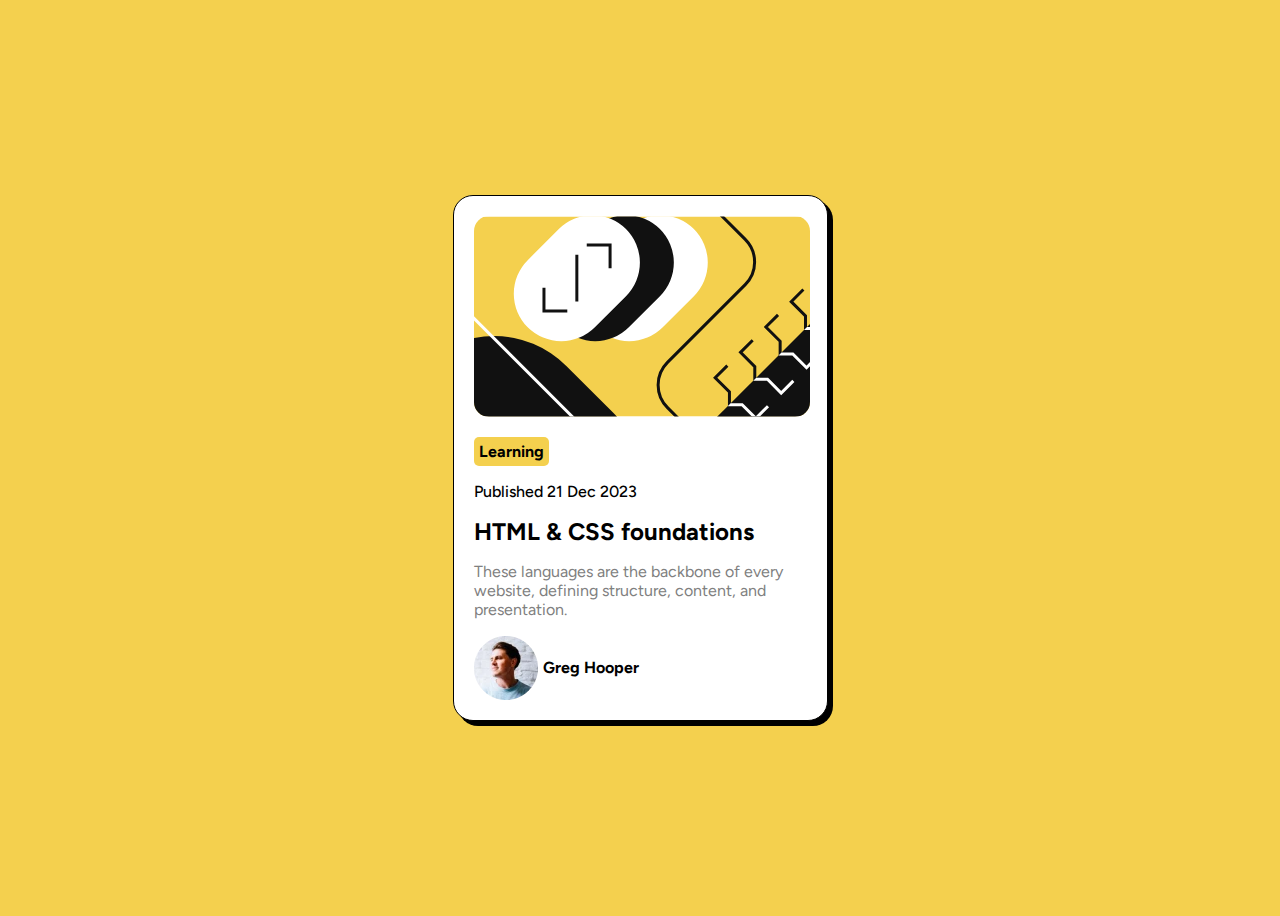
<file: blog-preview-card-main/index.html>
<!DOCTYPE html>
<html lang="en">
<head>
  <meta charset="UTF-8">
  <meta name="viewport" content="width=device-width, initial-scale=1.0"> <!-- displays site properly based on user's device -->

  <link rel="icon" type="image/png" sizes="32x32" href="./assets/images/favicon-32x32.png">
  
  <title>Frontend Mentor | Blog preview card</title>
  <link rel="stylesheet" href="style.css">

  <!-- Feel free to remove these styles or customise in your own stylesheet 👍 -->
 
</head>
<body>

  <div class="main">
    <img class="image1" src="./assets/images/illustration-article.svg" alt="illustration">
    <p class="learning"><strong>Learning</strong></p>

    <p class="p1">Published 21 Dec 2023</p>
    <h1 class="heading">HTML & CSS foundations</h1>

    <p class="para">These languages are the backbone of every website, defining structure, content, and presentation.</p>

    <div class="avatar">
      <img src="./assets/images/image-avatar.webp" alt="avatar"><span><strong>Greg Hooper</strong></span>
    </div>
  </div>
  
  
</body>
</html>
</file>
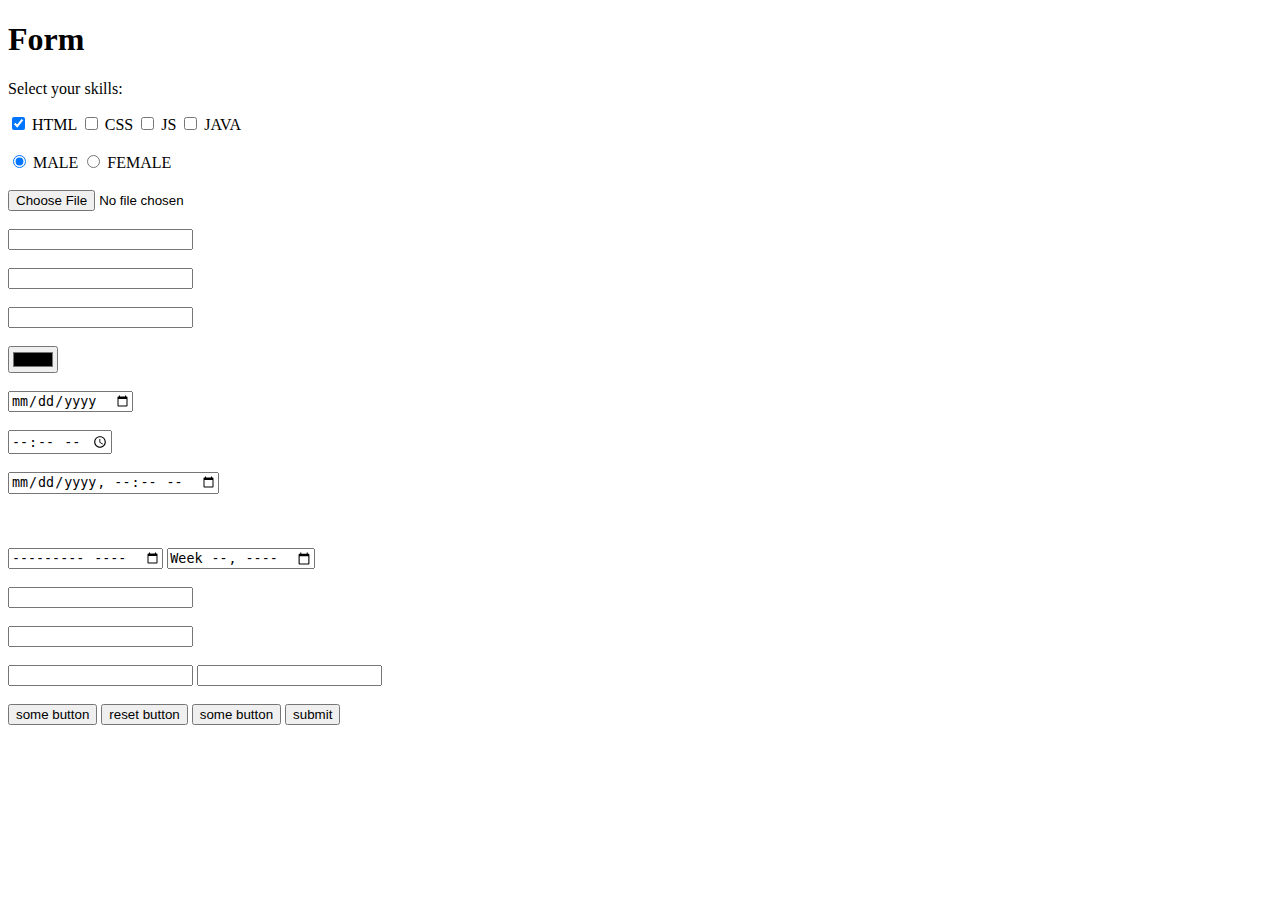
<file: form-input/index.html>
<!DOCTYPE html>
<html lang="en">
<head>
    <meta charset="UTF-8">
    <meta name="viewport" content="width=device-width, initial-scale=1.0">
    <title>Form Inputs</title>
</head>
<body>
    <h1>Form</h1>
    <form action="index.js">

     <!-- checkboxes  -->
      <!-- check boxes are used to select multiple values-->
      <p>Select your skills:</p>
      <input type="checkbox" name="skill" id="html" checked>
      <label for="html">HTML</label>
       <input type="checkbox" name="skill" id="css">
      <label for="css">CSS</label>
      <input type="checkbox" name="skill" id="js">
      <label for="js">JS</label>
       <input type="checkbox" name="skill" id="java">
      <label for="java">JAVA</label><br><br>
      <!-- radio buttons are used to select only one option-->
   
       <input type="radio" name="gender" id="male" checked>
       <label for="male">MALE</label>
       <input type="radio" name="gender" id="female">
       <label for="female">FEMALE</label><br><br>
        <input type="file" name="" id=""><br><br>
     <input type="text"><br><br>
     <input type="email"><br><br>
     <input type="password"><br><br>
     <input type="color"><br><br>
     <input type="date" name="" id=""><br><br>
     <input type="time"><br><br>
     <input type="datetime-local"><br><br><br><br>
     <input type="month" name="" id="">
     <input type="week" name="" id=""><br><br>
     <input type="tel" name="" id=""><br><br>
     <input type="number" name="" id=""><br><br>
     <input type="url" name="" id="">
     <input type="search" name="" id=""><br><br>
     <input type="submit" value="some button">
     <input type="reset" value="reset button">
     <button>some button</button>
     <button type="submit">submit</button>
    </form>












</body>
</file>
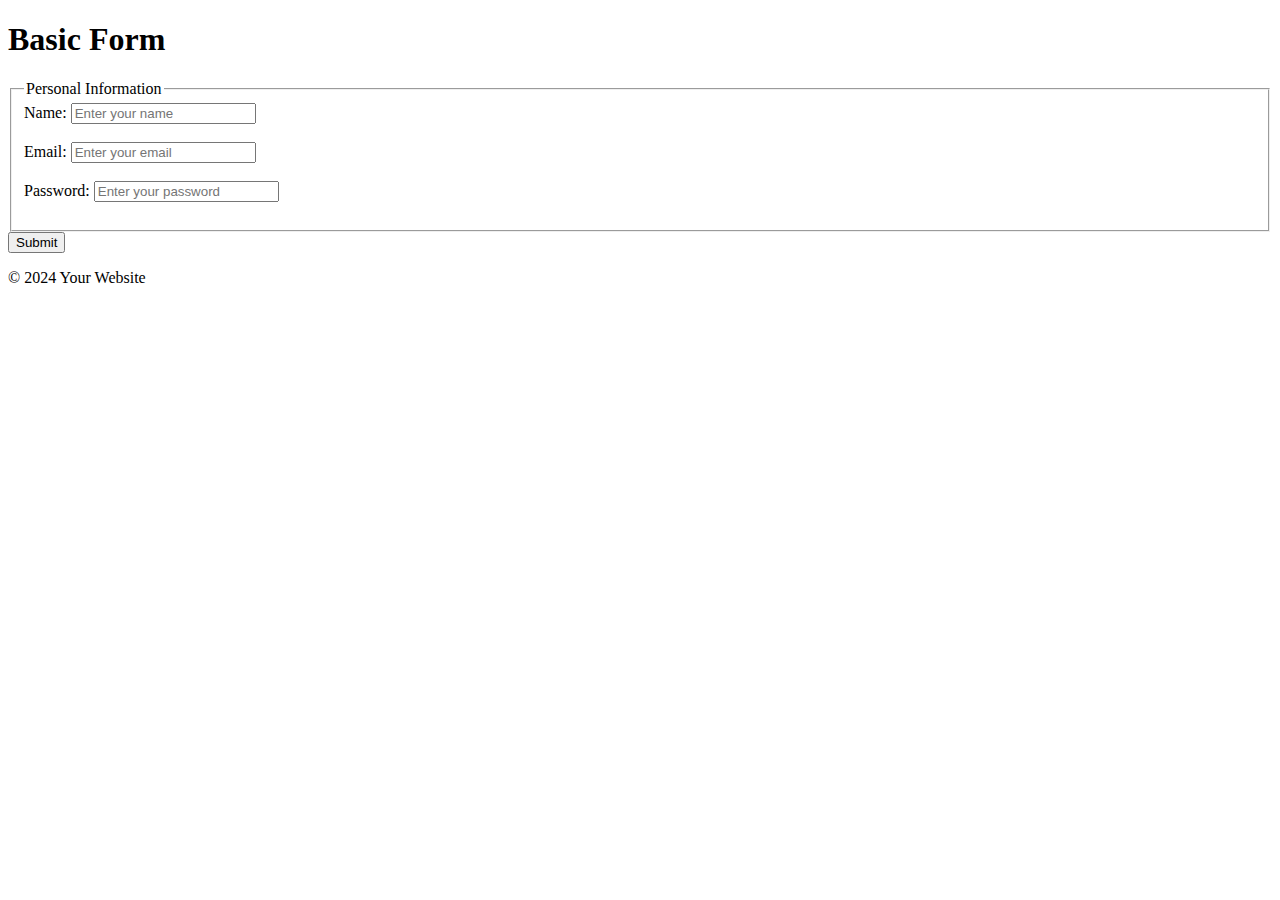
<file: Form/index.html>
<!DOCTYPE html>
<html lang="en">
<head>
    <meta charset="UTF-8">
    <meta name="viewport" content="width=device-width, initial-scale=1.0">
    <meta name="description" content="Basic form example for collecting user information.">
    <title>Basic Form</title>
</head>
<body>
    <header>
        <h1>Basic Form</h1>
    </header>
    <main>
        <section>
            <form action="submit.php" method="post">
                <fieldset>
                    <legend>Personal Information</legend>
                    <label for="nm">Name:</label>
                    <input id="nm" type="text" name="fname" placeholder="Enter your name" required><br><br>
                    <label for="em">Email:</label>
                    <input type="email" id="em" name="email" placeholder="Enter your email" required><br><br>
                    <label for="pwd">Password:</label>
                    <input type="password" id="pwd" name="password" placeholder="Enter your password" required><br><br>
                </fieldset>
                <button type="submit">Submit</button>
            </form>
        </section>
    </main>
    <footer>
        <p>&copy; 2024 Your Website</p>
    </footer>
</body>
</html>
</file>
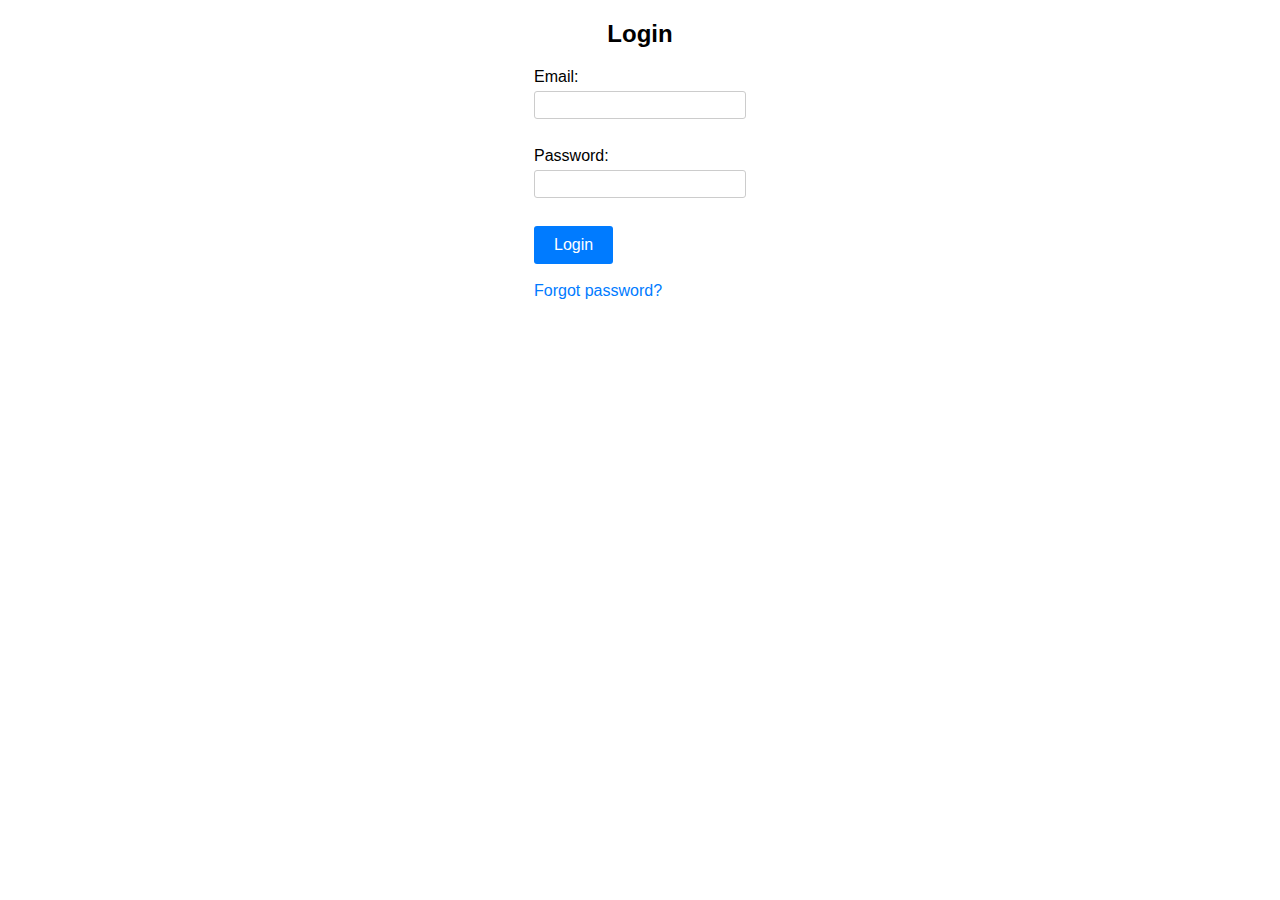
<file: login/index.html>
<!DOCTYPE html>
<html lang="en">
<head>
    <meta charset="UTF-8">
    <meta name="viewport" content="width=device-width, initial-scale=1.0">
    <title>Login</title>
    <style>
        body {
            text-align: center;
            margin: 20px;
            font-family: Arial, sans-serif;
        }
        form {
            display: inline-block;
            text-align: left;
        }
        label {
            display: block;
            margin-bottom: 5px;
        }
        input[type="email"],
        input[type="password"] {
            width: 200px;
            padding: 5px;
            margin-bottom: 10px;
            border: 1px solid #ccc;
            border-radius: 3px;
            font-size: 14px;
        }
        button[type="submit"] {
            padding: 10px 20px;
            font-size: 16px;
            cursor: pointer;
            background-color: #007bff;
            color: #fff;
            border: none;
            border-radius: 3px;
        }
        button[type="submit"]:hover {
            background-color: #0056b3;
        }
        a {
            text-decoration: none;
            color: #007bff;
        }
        a:hover {
            text-decoration: underline;
        }
    </style>
</head>
<body>
    <h2>Login</h2>
    <form action="main.java" method="POST">
        <label for="email">Email:</label>
        <input type="email" id="email" name="email" required><br><br>
        <label for="password">Password:</label>
        <input type="password" id="password" name="password" required><br><br>
        <button type="submit">Login</button><br><br>
        <a href="forgot-password.html">Forgot password?</a>
    </form>

</body>
</html>
</file>
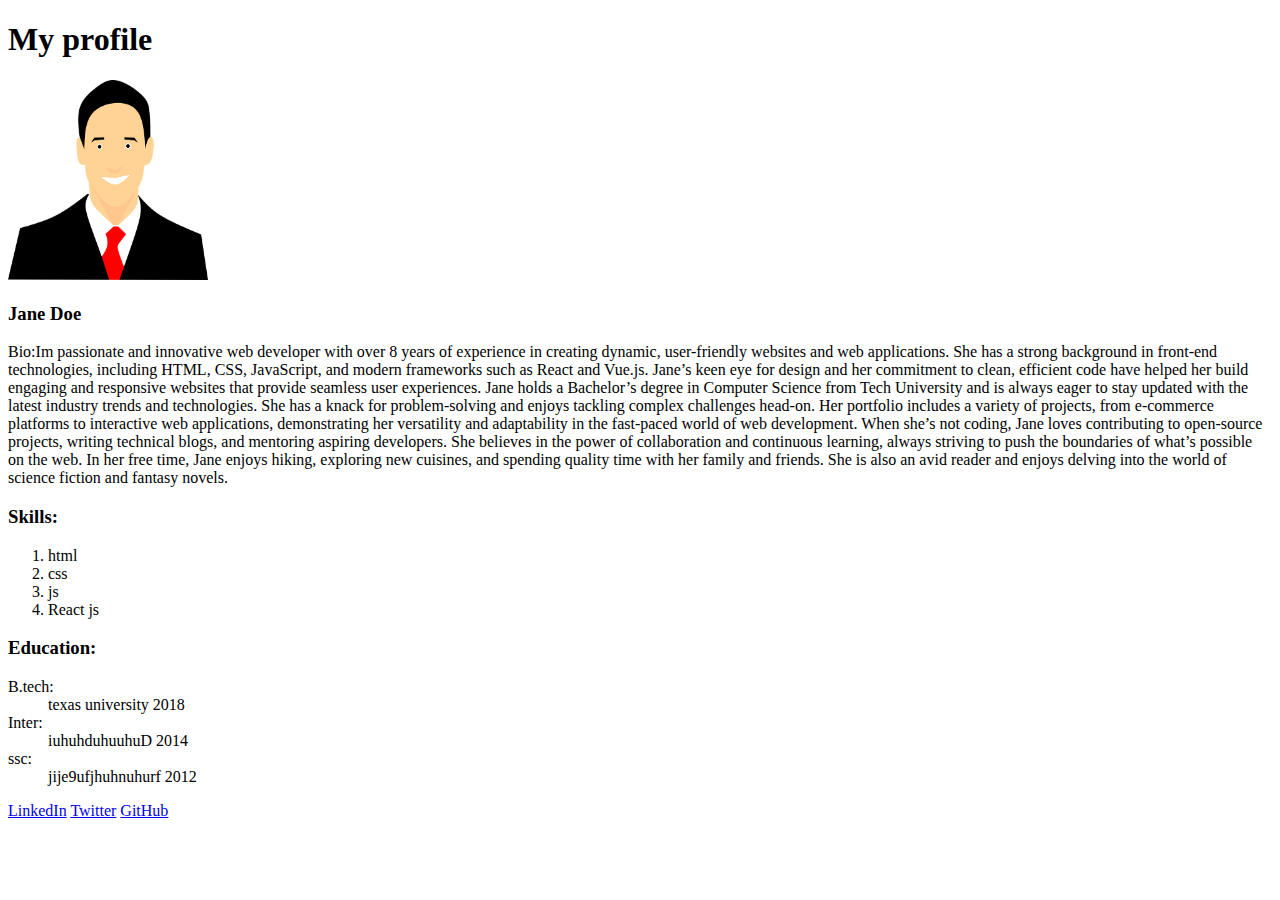
<file: profile/index.html>
<!DOCTYPE html>
<html lang="en">
<head>
    <meta charset="UTF-8">
    <meta name="viewport" content="width=device-width, initial-scale=1.0">
    <title>Profile Page</title>
</head>
<body>
    <h1>My profile</h1>
    <img src="./avatar-3637425_640.webp" alt="profile" Height="200" width="200">
    <h3>Jane Doe </h3>
            <p>Bio:Im passionate and innovative web developer with over 8 years of experience in creating dynamic, user-friendly websites and web applications. She has a strong background in front-end technologies, including HTML, CSS, JavaScript, and modern frameworks such as React and Vue.js. Jane’s keen eye for design and her commitment to clean, efficient code have helped her build engaging and responsive websites that provide seamless user experiences.
                Jane holds a Bachelor’s degree in Computer Science from Tech University and is always eager to stay updated with the latest industry trends and technologies. She has a knack for problem-solving and enjoys tackling complex challenges head-on. Her portfolio includes a variety of projects, from e-commerce platforms to interactive web applications, demonstrating her versatility and adaptability in the fast-paced world of web development. 
                When she’s not coding, Jane loves contributing to open-source projects, writing technical blogs, and mentoring aspiring developers. She believes in the power of collaboration and continuous learning, always striving to push the boundaries of what’s possible on the web.
                In her free time, Jane enjoys hiking, exploring new cuisines, and spending quality time with her family and friends. She is also an avid reader and enjoys delving into the world of science fiction and fantasy novels.</p>
        <h3>Skills:</h3>
        <ol>
            <li>html</li>
            <li>css</li>
            <li>js</li>
            <li>React js</li>
        </ol>
        <h3>Education:</h3>
        <dl>
            <dt>B.tech:</dt>
            <dd>texas university  2018</dd>
            <dt>Inter:</dt>
            <dd>iuhuhduhuuhuD 2014</dd>
            <dt>ssc:</dt>
            <dd>jije9ufjhuhnuhurf 2012</dd>
        </dl>
        <a href="https://www.linkedin.com/in/johndoe" target="_blank">LinkedIn</a>
        <a href="https://twitter.com/johndoe" target="_blank">Twitter</a>
        <a href="https://github.com/johndoe" target="_blank">GitHub</a>
</body>
</html>
</file>
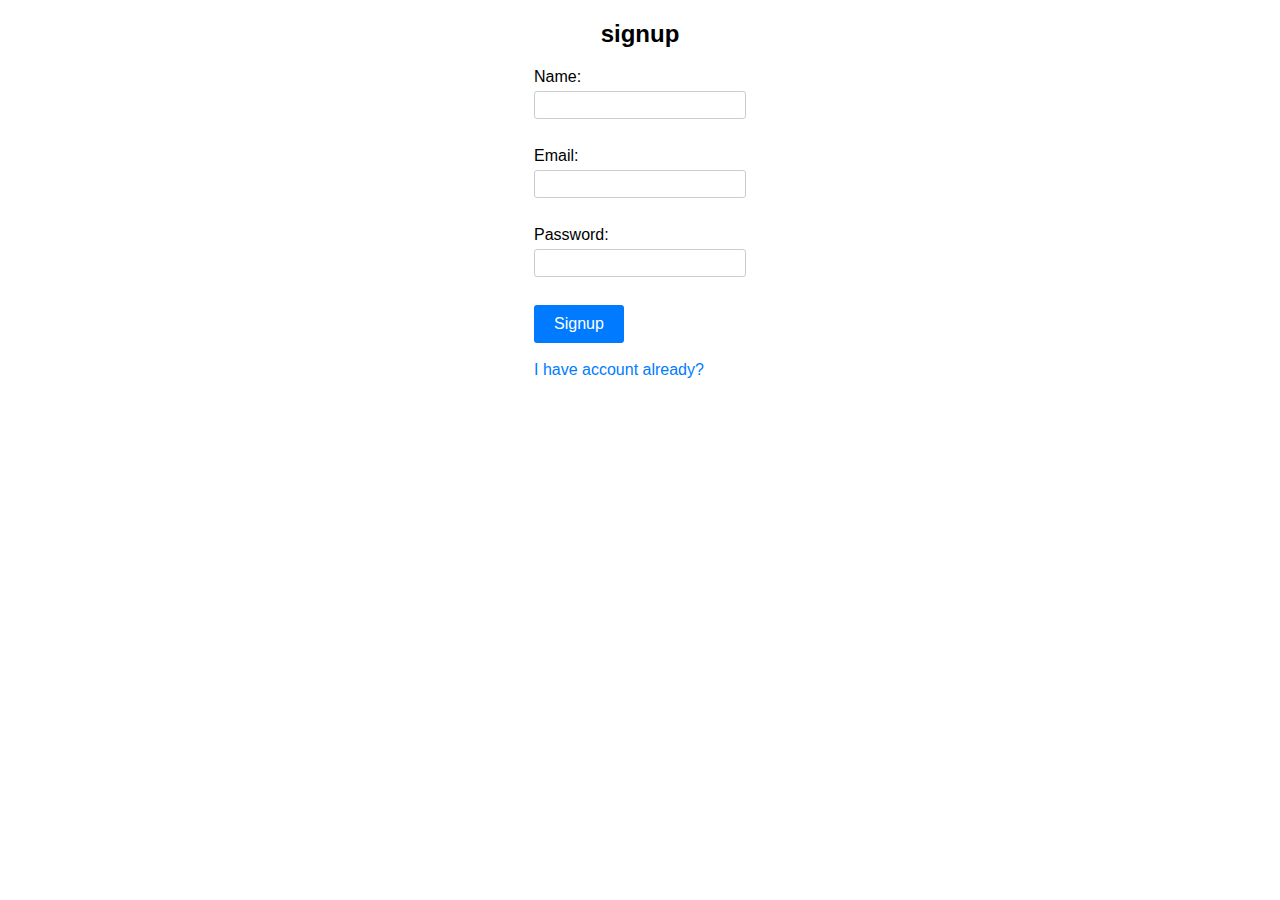
<file: signup/index.html>
<!DOCTYPE html>
<html lang="en">
<head>
    <meta charset="UTF-8">
    <meta name="viewport" content="width=device-width, initial-scale=1.0">
    <title>Signup</title>
    <style>
        body {
            text-align: center;
            margin: 20px;
            font-family: Arial, sans-serif;
        }
        form {
            display: inline-block;
            text-align: left;
        }
        label {
            display: block;
            margin-bottom: 5px;
        }
        input[type="Name"],
        input[type="email"], 
        input[type="password"] {
            width: 200px;
            padding: 5px;
            margin-bottom: 10px;
            border: 1px solid #ccc;
            border-radius: 3px;
            font-size: 14px;
        }
        button[type="submit"] {
            padding: 10px 20px;
            font-size: 16px;
            cursor: pointer;
            background-color: #007bff;
            color: #fff;
            border: none;
            border-radius: 3px;
        }
        button[type="submit"]:hover {
            background-color: #0056b3;
        }
        a {
            text-decoration: none;
            color: #007bff;
        }
        a:hover {
            text-decoration: underline;
        }
    </style>
</head>
<body>
    <h2>signup</h2>
    <form action="main.java" method="POST">
        <label for="name">Name:</label>
        <input type="name" id="nm" name="Name" required><br><br>
        <label for="email">Email:</label>
        <input type="email" id="email" name="email" required><br><br>
        <label for="password">Password:</label>
        <input type="password" id="password" name="password" required><br><br>
        <button type="submit">Signup</button><br><br>
        <a href="I have account already?">I have account already?</a>
    </form>
</body>
</html>
</file>
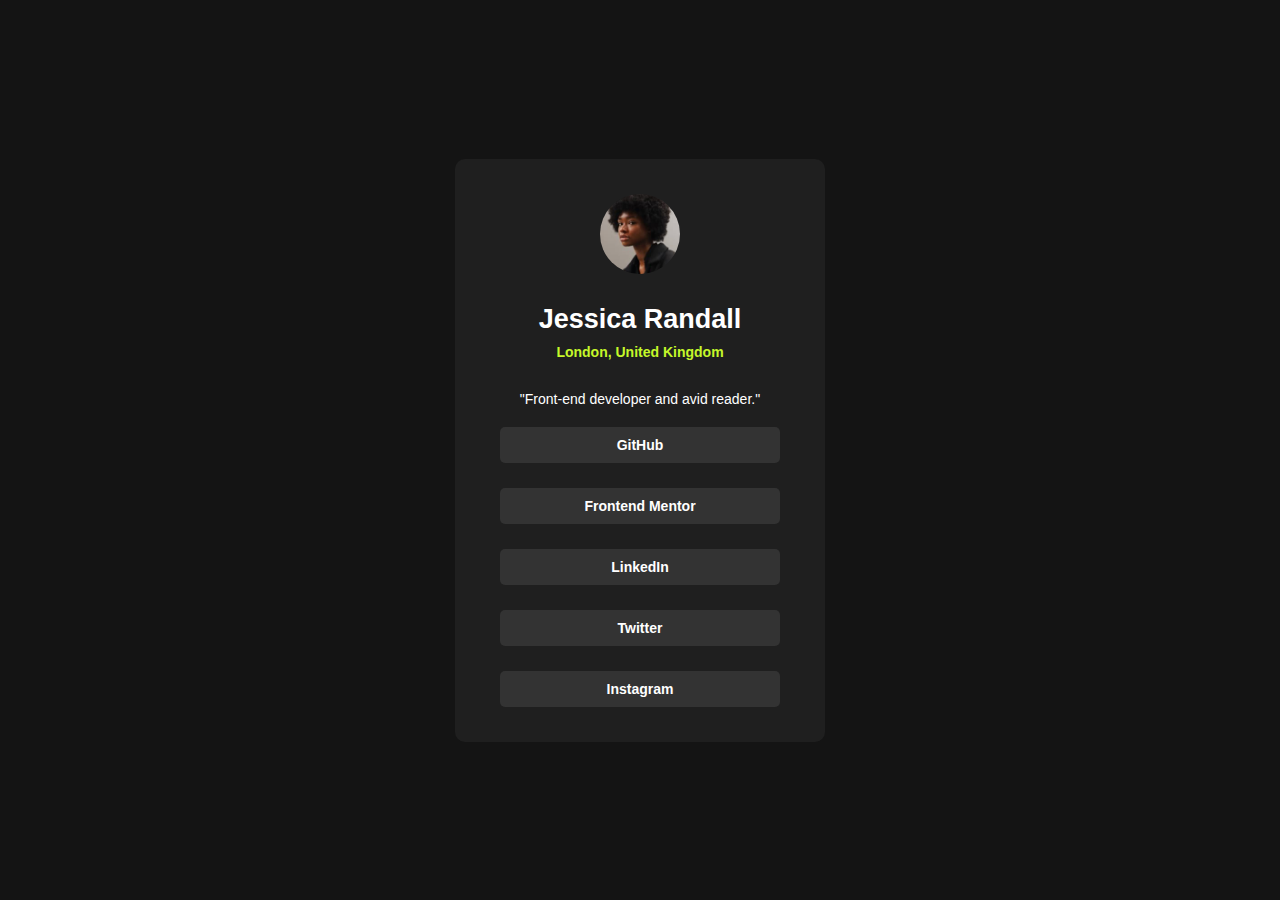
<file: social-links-profile-main/index.html>
<!DOCTYPE html>
<html lang="en">

<head>
  <meta charset="UTF-8">
  <meta name="viewport" content="width=device-width, initial-scale=1.0">

  <link rel="icon" type="image/png" sizes="32x32" href="./assets/images/favicon-32x32.png">

  <title>Frontend Mentor | Social links profile</title>
  <link rel="stylesheet" href="style.css">
  <!-- <link rel="icon" href="./assets/images/favicon-32x32.png" type="image/png">
  <link rel="preconnect" href="https://fonts.googleapis.com">
<link rel="preconnect" href="https://fonts.gstatic.com" crossorigin> -->
<!-- <link href="https://fonts.googleapis.com/css2?family=Inter:wght@100..900&display=swap" rel="stylesheet"> -->
</head>

<body>
  <div class="social-profile-card">
    <div class="pro-pic">
      <img src="./assets/images/avatar-jessica.jpeg" alt="profile picture">
    </div>
    <p class="name">Jessica Randall</p>
    <p class="address">London, United Kingdom</p>
    <p class="about">"Front-end developer and avid reader."</p>
    <div class="social-links">
      <a class="btn-links" href="#">GitHub</a>
      <a class="btn-links"href="#">Frontend Mentor</a>
      <a class="btn-links" href="#">LinkedIn</a>
      <a class="btn-links" href="#">Twitter</a>
      <a class="btn-links" href="#">Instagram</a>
    </div>
  </div>
</body>

</html>
</file>
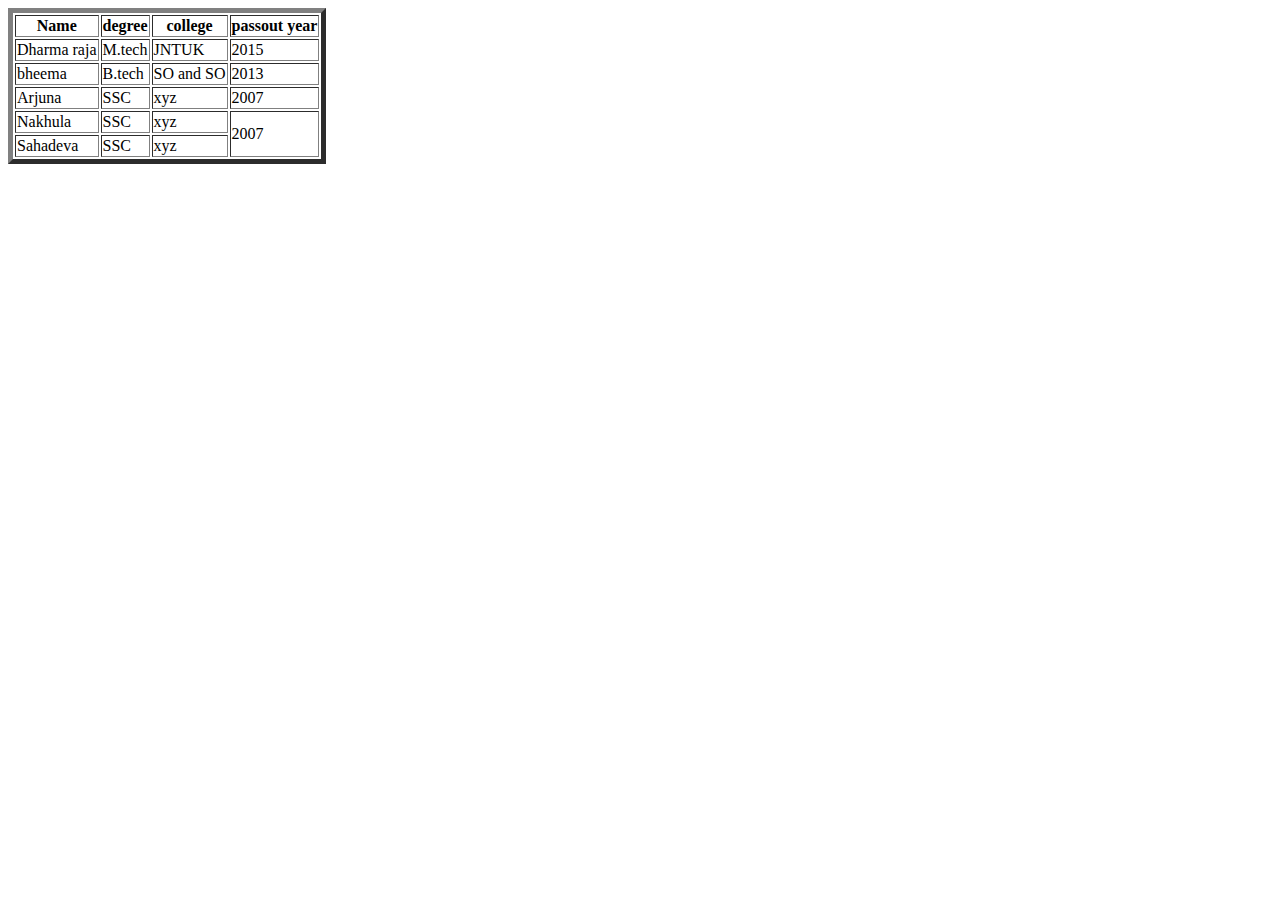
<file: table/index.html>
<!DOCTYPE html>
<html lang="en">

    <head>
        <meta charset="UTF-8">
        <meta name="viewport" content="width=device-width, initial-scale=1.0">
        <title>Semantic-Elements</title>
    </head>

    <body>
        <table border="5">
            <tr>
                <th>Name</th>
                <th>degree</th>
                <th>college</th>
                <th>passout year</th>
            </tr>
            <tr>
                <td>Dharma raja</td>
                <td>M.tech</td>
                <td>JNTUK</td>
                <td>2015</td>
            </tr>
            <tr>
                <td>bheema</td>
                <td>B.tech</td>
                <td>SO and SO</td>
                <td>2013</td>
            </tr>
            <tr>
                <td>Arjuna</td>
                <td>SSC</td>
                <td>xyz</td>
                <td>2007</td>
                
            </tr>
            <tr>
                <td>Nakhula</td>
                <td>SSC</td>
                <td>xyz</td>
                <td rowspan="2">2007</td>
            </tr>
            <tr>
                <td>Sahadeva</td>
                <td>SSC</td>
                <td>xyz</td>
            </tr>
        </table>       
    </body>

</html>










</body>
</html>
</file>
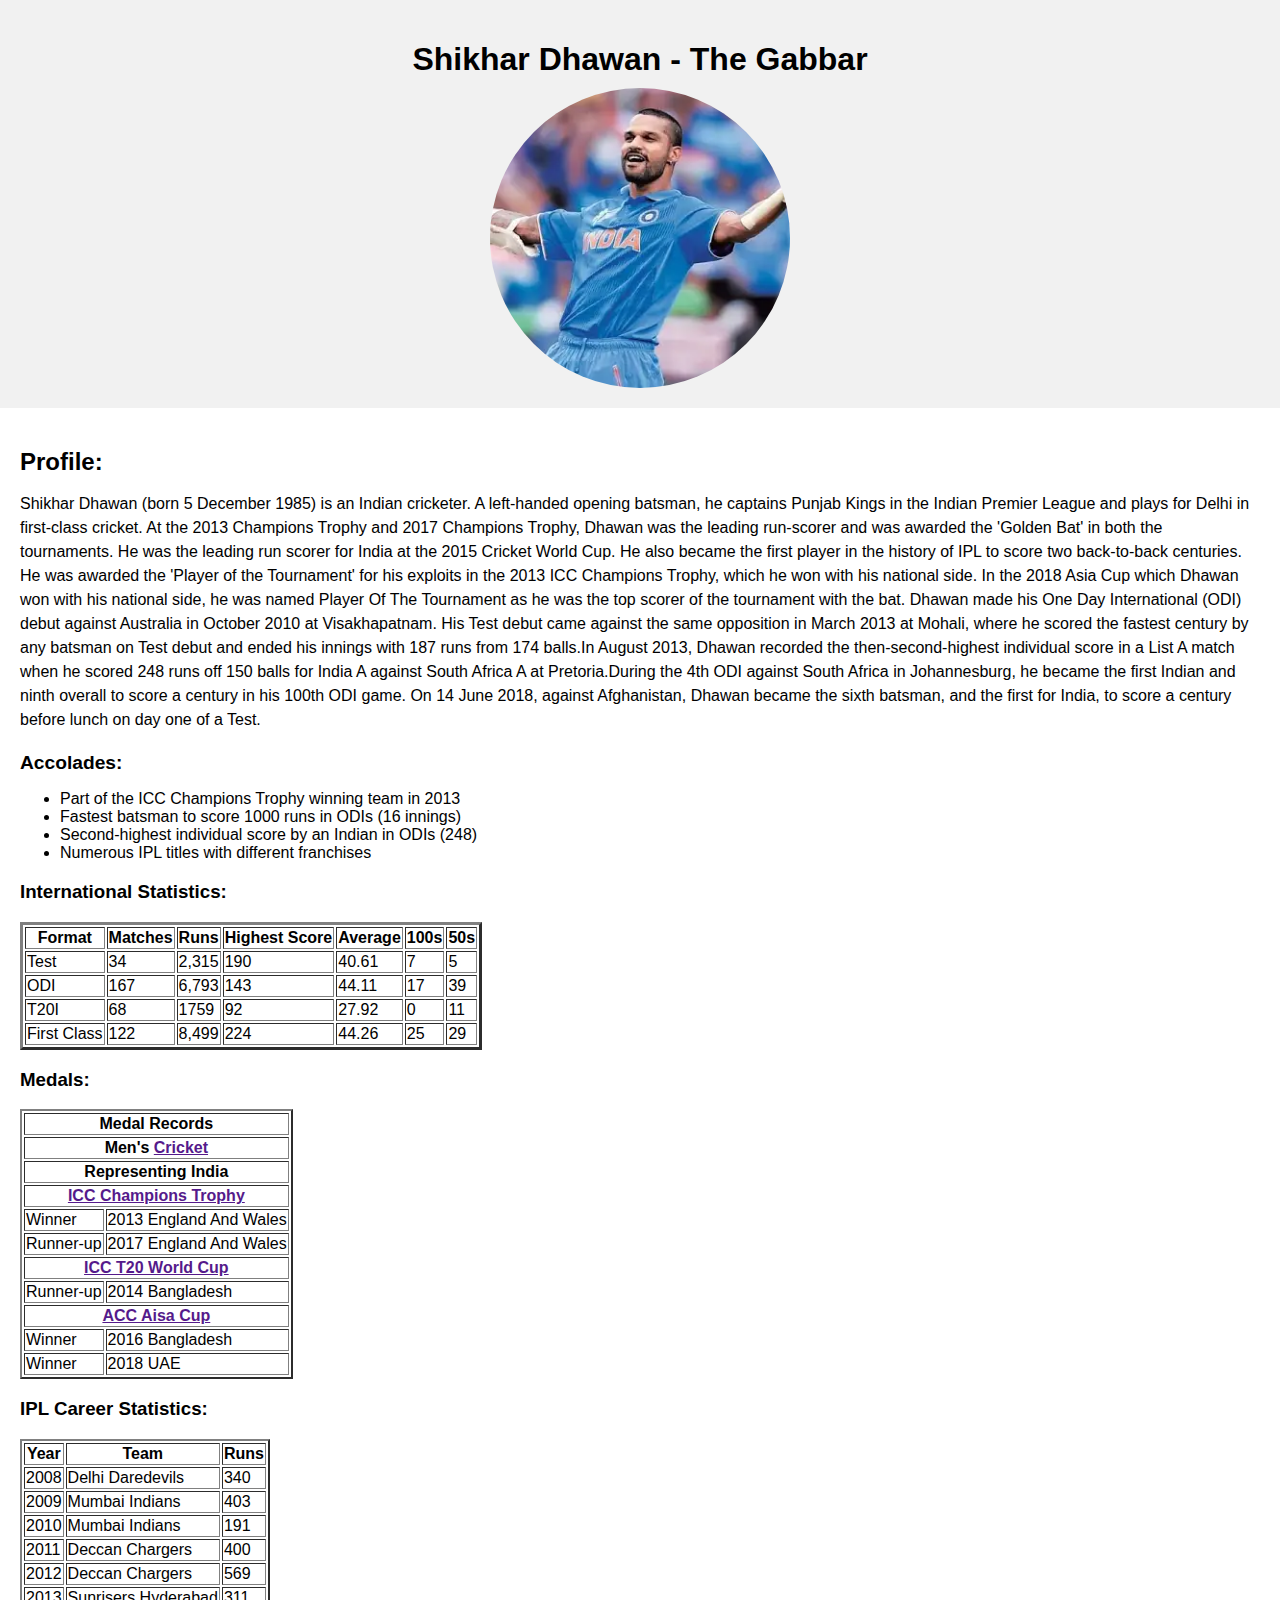
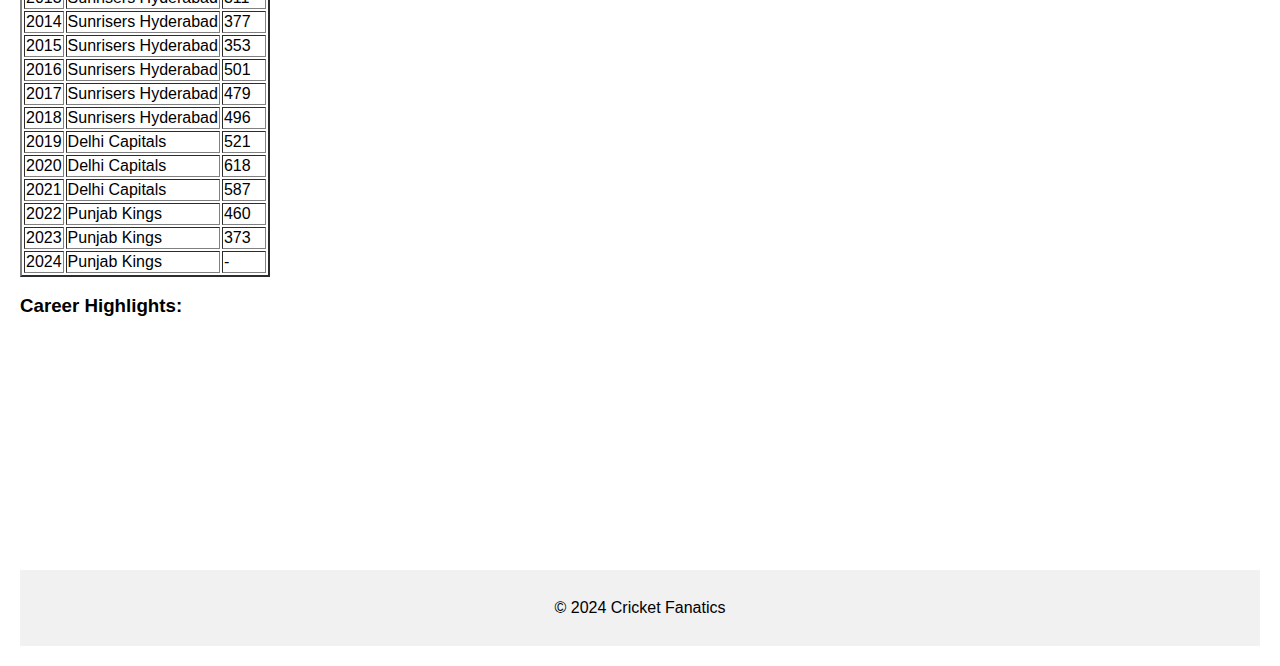
<file: Tributepage/index.html>
<!DOCTYPE html>
<html lang="en">
<head>
  <meta charset="UTF-8">
  <meta name="viewport" content="width=device-width, initial-scale=1.0">
  <title>Shikhar Dhawan - The Gabbar</title>
  <link rel="shortcut icon" href="https://encrypted-tbn0.gstatic.com/images?q=tbn:ANd9GcQ2E2EN3V8l30irXRCXuI43a4lKDwRuyrN33g&s" type="image/x-icon">
  <link rel="stylesheet" href="style.css">
</head>
<body>
  <header>
    <h1>Shikhar Dhawan - The Gabbar</h1>
    <img src="[data-uri]" alt="Shikhar Dhawan playing cricket">
  </header>
  <main>
    <h2>Profile:</h2>
    <p>Shikhar Dhawan (born 5 December 1985) is an Indian cricketer. A left-handed opening batsman, he captains Punjab Kings in the Indian Premier League and plays for Delhi in first-class cricket. At the 2013 Champions Trophy and 2017 Champions Trophy, Dhawan was the leading run-scorer and was awarded the 'Golden Bat' in both the tournaments. He was the leading run scorer for India at the 2015 Cricket World Cup. He also became the first player in the history of IPL to score two back-to-back centuries. He was awarded the 'Player of the Tournament' for his exploits in the 2013 ICC Champions Trophy, which he won with his national side. In the 2018 Asia Cup which Dhawan won with his national side, he was named Player Of The Tournament as he was the top scorer of the tournament with the bat.
        Dhawan made his One Day International (ODI) debut against Australia in October 2010 at Visakhapatnam. His Test debut came against the same opposition in March 2013 at Mohali, where he scored the fastest century by any batsman on Test debut and ended his innings with 187 runs from 174 balls.In August 2013, Dhawan recorded the then-second-highest individual score in a List A match when he scored 248 runs off 150 balls for India A against South Africa A at Pretoria.During the 4th ODI against South Africa in Johannesburg, he became the first Indian and ninth overall to score a century in his 100th ODI game. On 14 June 2018, against Afghanistan, Dhawan became the sixth batsman, and the first for India, to score a century before lunch on day one of a Test.</p>
    <section>
      <h3>Accolades:</h3>
      <ul>
        <li>Part of the ICC Champions Trophy winning team in 2013</li>
        <li>Fastest batsman to score 1000 runs in ODIs (16 innings)</li>
        <li>Second-highest individual score by an Indian in ODIs (248)</li>
        <li>Numerous IPL titles with different franchises</li>
      </ul>
    </section>
    <h3>International Statistics:</h3>
<table border="3">
  <thead>
    <tr>
      <th>Format</th>
      <th>Matches</th>
      <th>Runs</th>
      <th>Highest Score</th>
      <th>Average</th>
      <th>100s</th>
      <th>50s</th>
    </tr>
  </thead>
  <tbody>
    <tr>
      <td>Test</td>
      <td>34</td> <td>2,315</td> <td>190</td> <td>40.61</td> <td>7</td> <td>5</td> </tr>
    <tr>
      <td>ODI</td>
      <td>167</td> <td>6,793</td> <td>143</td> <td>44.11</td> <td>17</td> <td>39</td> </tr>
    <tr>
      <td>T20I</td>
      <td>68</td> <td>1759</td> <td>92</td> <td>27.92</td> <td>0</td> <td>11</td> </tr>
    <tr>
        <td>First Class</td>
        <td>122</td> <td>8,499</td> <td>224</td> <td>44.26</td> <td>25</td> <td>29</td> </tr>
  </tbody>
</table>

<h3>Medals:</h3>
<table border="2">
    <tr>
        <th colspan="2"> Medal Records</th>
    </tr>
    <tr>
        <th colspan="2"> Men's <a href="">Cricket</a></th>
    </tr>
    <tr>
        <th colspan="2">Representing India</th>
    </tr>
    <tr>
        <th colspan="2"><a href="">ICC Champions Trophy</a></th>
    </tr>
    <tr>
        <td>Winner</td> <td> 2013 England And Wales</td>
    </tr>
    <tr>
      <td>Runner-up</td> <td> 2017 England And Wales</td>
    </tr>
    <tr>
      <th colspan="2"><a href="">ICC T20 World Cup</a></th>
  </tr>
    <tr>
        <td>Runner-up</td> <td>2014 Bangladesh</td>
    </tr>
    <tr>
      <th colspan="2"><a href="">ACC Aisa Cup</a></th>
  </tr>
    <tr>
        <td>Winner</td> <td>2016 Bangladesh</td>
    </tr>
    <tr>
      <td>Winner</td> <td>2018 UAE</td>
  </tr>
</table>

<h3>IPL Career Statistics:</h3>
<table border="2">
  <thead>
    <tr>
      <th>Year</th>
      <th>Team</th>
      <th>Runs</th>
    </tr>
  </thead>
  <tbody>
    <tr>
      <td>2008</td>
      <td>Delhi Daredevils</td>
      <td>340</td>
    </tr>
    <tr>
      <td>2009</td>
      <td>Mumbai Indians</td>
      <td>403</td>
    </tr>
    <tr>
      <td>2010</td>
      <td>Mumbai Indians</td>
      <td>191</td>
    </tr>
    <tr>
      <td>2011</td>
      <td>Deccan Chargers</td>
      <td>400</td>
    </tr>
    <tr>
      <td>2012</td>
      <td>Deccan Chargers</td>
      <td>569</td>
    </tr>
    <tr>
      <td>2013</td>
      <td>Sunrisers Hyderabad</td>
      <td>311</td>
    </tr>
    <tr>
      <td>2014</td>
      <td>Sunrisers Hyderabad</td>
      <td>377</td>
    </tr>
    <tr>
      <td>2015</td>
      <td>Sunrisers Hyderabad</td>
      <td>353</td>
    </tr>
    <tr>
      <td>2016</td>
      <td>Sunrisers Hyderabad</td>
      <td>501</td>
    </tr>
    <tr>
      <td>2017</td>
      <td>Sunrisers Hyderabad</td>
      <td>479</td>
    </tr>  
    <tr>
      <td>2018</td>
      <td>Sunrisers Hyderabad</td>
      <td>496</td>
    </tr>
    <tr>
      <td>2019</td>
      <td>Delhi Capitals</td>
      <td>521</td>
    </tr>
    <tr>
      <td>2020</td>
      <td>Delhi Capitals</td>
      <td>618</td>
    </tr>
    <tr>
      <td>2021</td>
      <td>Delhi Capitals</td>
      <td>587</td>
    </tr>
    <tr>
      <td>2022</td>
      <td>Punjab Kings</td>
      <td>460</td>
    </tr>
    <tr>
      <td>2023</td>
      <td>Punjab Kings</td>
      <td>373</td>
    </tr>
    <tr>
      <td>2024</td>
      <td>Punjab Kings</td>
      <td>-</td> </tr>
  </tbody>
</table>

    <h3>Career Highlights:</h3>
    <iframe width="350" height="230" src="https://www.youtube.com/embed/gkWHGy70jIg?si=-kVI07fVY9mi-8Rv" title="YouTube video player" frameborder="0" allow="accelerometer; autoplay; clipboard-write; encrypted-media; gyroscope; picture-in-picture; web-share" referrerpolicy="strict-origin-when-cross-origin" allowfullscreen controls, mute></iframe>
    <iframe width="350" height="230" src="https://www.youtube.com/embed/mx5cm50lncY?si=Hbs28sIAc_9a77Or" title="YouTube video player" frameborder="0" allow="accelerometer; autoplay; clipboard-write; encrypted-media; gyroscope; picture-in-picture; web-share" referrerpolicy="strict-origin-when-cross-origin" allowfullscreen></iframe>
    <iframe width="350" height="230" src="https://www.youtube.com/embed/clRPOYtskao?si=6P2CykZC2BsX_1IP" title="YouTube video player" frameborder="0" allow="accelerometer; autoplay; clipboard-write; encrypted-media; gyroscope; picture-in-picture; web-share" referrerpolicy="strict-origin-when-cross-origin" allowfullscreen></iframe>
  <footer>
    <p>&copy; 2024 Cricket Fanatics</p>
  </footer>
</body>
</html>
</file>
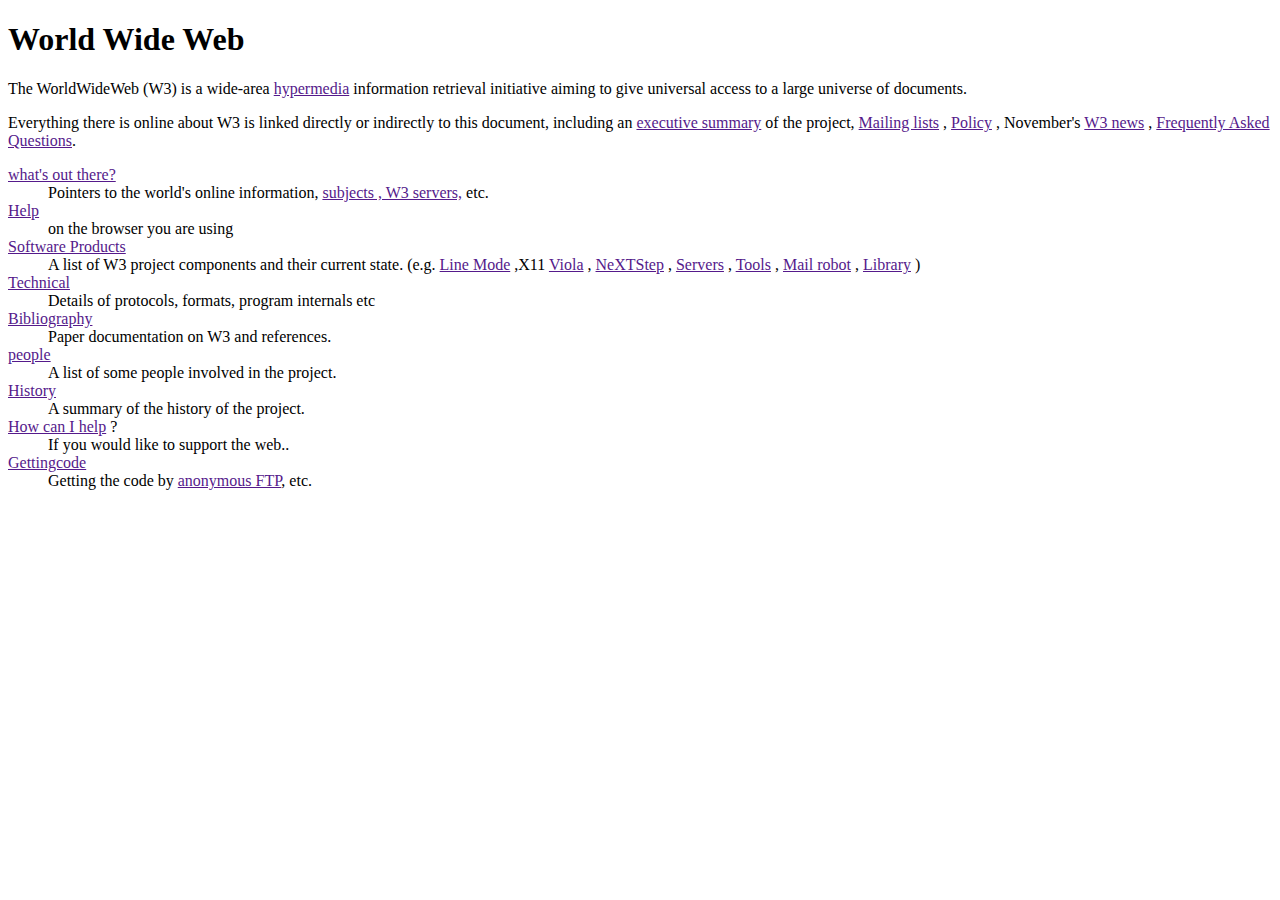
<file: webproject/index.html>
<!DOCTYPE html>
<html lang="en">
<head>
    <meta charset="UTF-8">
    <meta name="viewport" content="width=device-width, initial-scale=1.0">
    <title>Web Project</title>
</head>
<body>
    <h1>World Wide Web</h1>

    <p>The WorldWideWeb (W3) is a wide-area <a href="">hypermedia</a> information retrieval initiative aiming to give universal access to a large universe of documents.</p>

    <p>Everything there is online about W3 is linked directly or indirectly to this document, including an <a href="">executive summary</a> of the project, <a href="">Mailing lists</a> , <a href="">Policy</a> , November's <a href="">W3 news</a> , <a href="">Frequently Asked Questions</a>.</p>
    <dl>
    <dt><a href="">what's out there?</a></dt><dd>Pointers to the world's online information, <a href="">subjects , W3 servers,</a> etc.</dd>
    <dt><a href="">Help</a><dd>on the browser you are using</dd></dt>
    <dt><a href="">Software Products</a><dd>A list of W3 project components and their current state. (e.g. <a href= "">Line Mode</a> ,X11 <a href= "">Viola</a> , <a href= "">NeXTStep</a> , <a href= "">Servers</a> , <a href= "">Tools</a> , <a href= "">Mail robot</a> , <a href= "">Library</a> )</dd></dt>
    <dt><a href="">Technical</a><dd>Details of protocols, formats, program internals etc</dd></dt>
    <dt><a href="">Bibliography</a><dd>Paper documentation on W3 and references.</dd></dt>
    <dt><a href="">people</a><dd>A list of some people involved in the project.</dd></dt>
    <dt><a href="">History</a><dd>A summary of the history of the project.</dd></dt>
    <dt><a href="">How can I help</a> ?<dd>If you would like to support the web..</dd></dt>
    <dt><a href="">Gettingcode</a><dd>Getting the code by <a href="">anonymous FTP</a>, etc.</dd></dt>
    </dl>

</body>
</html>
</file>
<file: blog-preview-card-main/style.css>
@import url('https://fonts.googleapis.com/css2?family=Figtree:ital,wght@0,300..900;1,300..900&display=swap');

*{
    box-sizing: border-box;
      font-family: "Figtree", sans-serif;
  font-optical-sizing: auto;
  font-weight: 500,800;
  font-style: normal;
  font-size: 16px;
}
body{
    background-color:hsl(47, 88%, 63%);
    display: flex;
    justify-content: center;
    align-items: center;
    height: 100vh;
}
.main{
    background-color: white;
    width: 375px;
    padding: 20px;
    border-radius: 20px;
    box-shadow: 5px 5px black;
    border: 1px solid black;
}
.learning
{
    background-color:hsl(47, 88%, 63%);
    width: max-content ;
    padding: 5px;
    border-radius: 5px;
}
.image1
{
    border-radius: 15px;
}
.heading
{
    font-size: 24px;
}
.p1
{
    color: black;
    font-weight: 500;
}
.para{
    color: hsl(0, 0%, 50%);
}
.avatar
{
    display: flex;
    align-items: center;
    gap: 5px;
}
</file>
<file: social-links-profile-main/style.css>
body {
  background-color: hsl(0, 0%, 8%);
  color: white;
  font-size: 14px;
  font-family: "Inter", sans-serif;
  height: 100vh;
  display: flex;
  justify-content: center;
  align-items: center;
  margin: 0;
  overflow: hidden;
}

.social-profile-card {
  width: 300px;
  background-color: hsl(0, 0%, 12%);
  padding: 35px;
  border-radius: 10px;
  display: flex;
  flex-direction: column;
  align-items: center;
  text-align: center;
}

.pro-pic {
  width: 80px;
}

img {
  width: 100%;
  border-radius: 50%;
  
}

.name {
  font-weight: 600;
  font-size: 27px;
}

.address {
  font-weight: 700;
  color: hsl(75, 94%, 57%);
  margin-top: -18px;
}

.about {
  margin: 17px;
  margin-bottom: 20px;
}

.social-links {
  display: flex;
  flex-direction: column;
  gap: 25px;
}

.btn-links {
  background-color: hsl(0, 0%, 20%);
  color: white;
  text-decoration: none;
  font-weight: 700;
  border-radius: 5px;
  padding: 10px;
  width: 260px;
}

.btn-links:active {
  background-color: hsl(75, 94%, 57%);
  color: black;
}

@media (max-width: 376px) {
  .social-profile-card {
      width: 250px;
  }
}
</file>
<file: Tributepage/style.css>
body {
    font-family: Arial, sans-serif;
    margin: 0;
    padding: 0;
  }
  
  header {
    background-color: #f1f1f1;
    padding: 20px;
    text-align: center;
  }
  
  header h1 {
    font-size: 2em;
    margin-bottom: 10px;
  }
  
  header img {
    width: 300px;
    border-radius: 50%;
    display: block;
    margin: 0 auto;
  }
  
  main {
    padding: 20px;
  }
  
  main h2 {
    font-size: 1.5em;
    margin-bottom: 10px;
  }
  
  main p {
    line-height: 1.5;
  }
  
  section {
    margin-top: 20px;
  }
  
  section h3 {
    font-size: 1.2em;
    margin-bottom: 10px;
  }
  
  footer {
    background-color: #f1f1f1;
    text-align: center;
    padding: 10px;
  }
</file>
